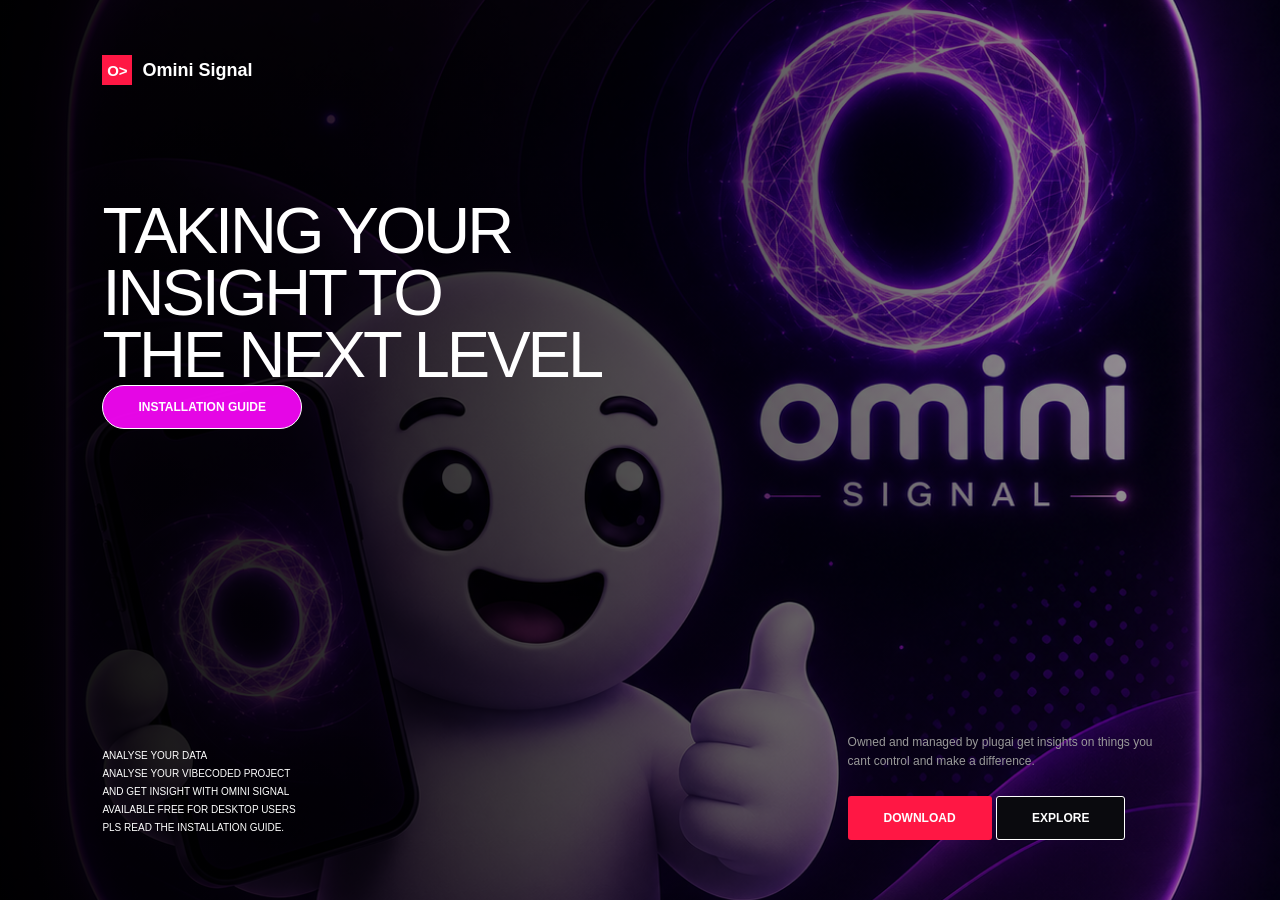
<file: website/index.html>
<!DOCTYPE html>
<html lang="en">
<head>
    <meta charset="UTF-8">
    <meta name="viewport" content="width=device-width, initial-scale=1.0">
    <title>OminiSignal</title>
    <link rel="stylesheet" href="style.css">
</head>

<body>

    <main class="hero">

        <!-- Dark overlay -->
        <div class="overlay"></div>

        <!-- Content -->
        <div class="content">

            <!-- Logo -->
            <header>
                <div class="logo">
                    <span class="logo-mark">O></span>
                    <span>Omini Signal</span>
                </div>
            </header>

         
            <!-- Main text -->
            <section class="hero-text">
            <div>
                <h1 style="font-size: 65px;">
                    TAKING YOUR<br>
                    INSIGHT TO <br>
                    THE NEXT LEVEL
                </h1>

             </div>   
            </section>


            <!-- Bottom left -->
            <div class="bottom-left">

                <small style="font-size: 10px;">
                    ANALYSE YOUR DATA<br>
                    ANALYSE YOUR VIBECODED PROJECT<br>
                    AND GET INSIGHT WITH OMINI SIGNAL<br>
                    AVAILABLE FREE FOR DESKTOP USERS <br>
                    PLS READ THE INSTALLATION GUIDE.
                </small>

            </div>


            <!-- Bottom right -->
            <div class="bottom-right">

                <p>
                    Owned and managed by plugai
                    get insights on things you cant control 
                    and make a difference.
                </p>

                    <button onclick="download()" style="border: 1px solid transparent;"  class="button">
                    DOWNLOAD
                    </button>
                <a href="box.html" class="buttonx">
                    EXPLORE
                </a>
                
            </div>
        <a href="help.html" >
        <button class="buttony">INSTALLATION GUIDE </button> 
        </a>
        </div>

    </main>
<script>

async function download(){
    window.location.href = "https://github.com/ibamdenischucks-bit/ominisite/releases/download/app-v1/ominisignalv1.zip"
    alert("download has already started!")
}

</script>
</body>
</html>
</file>
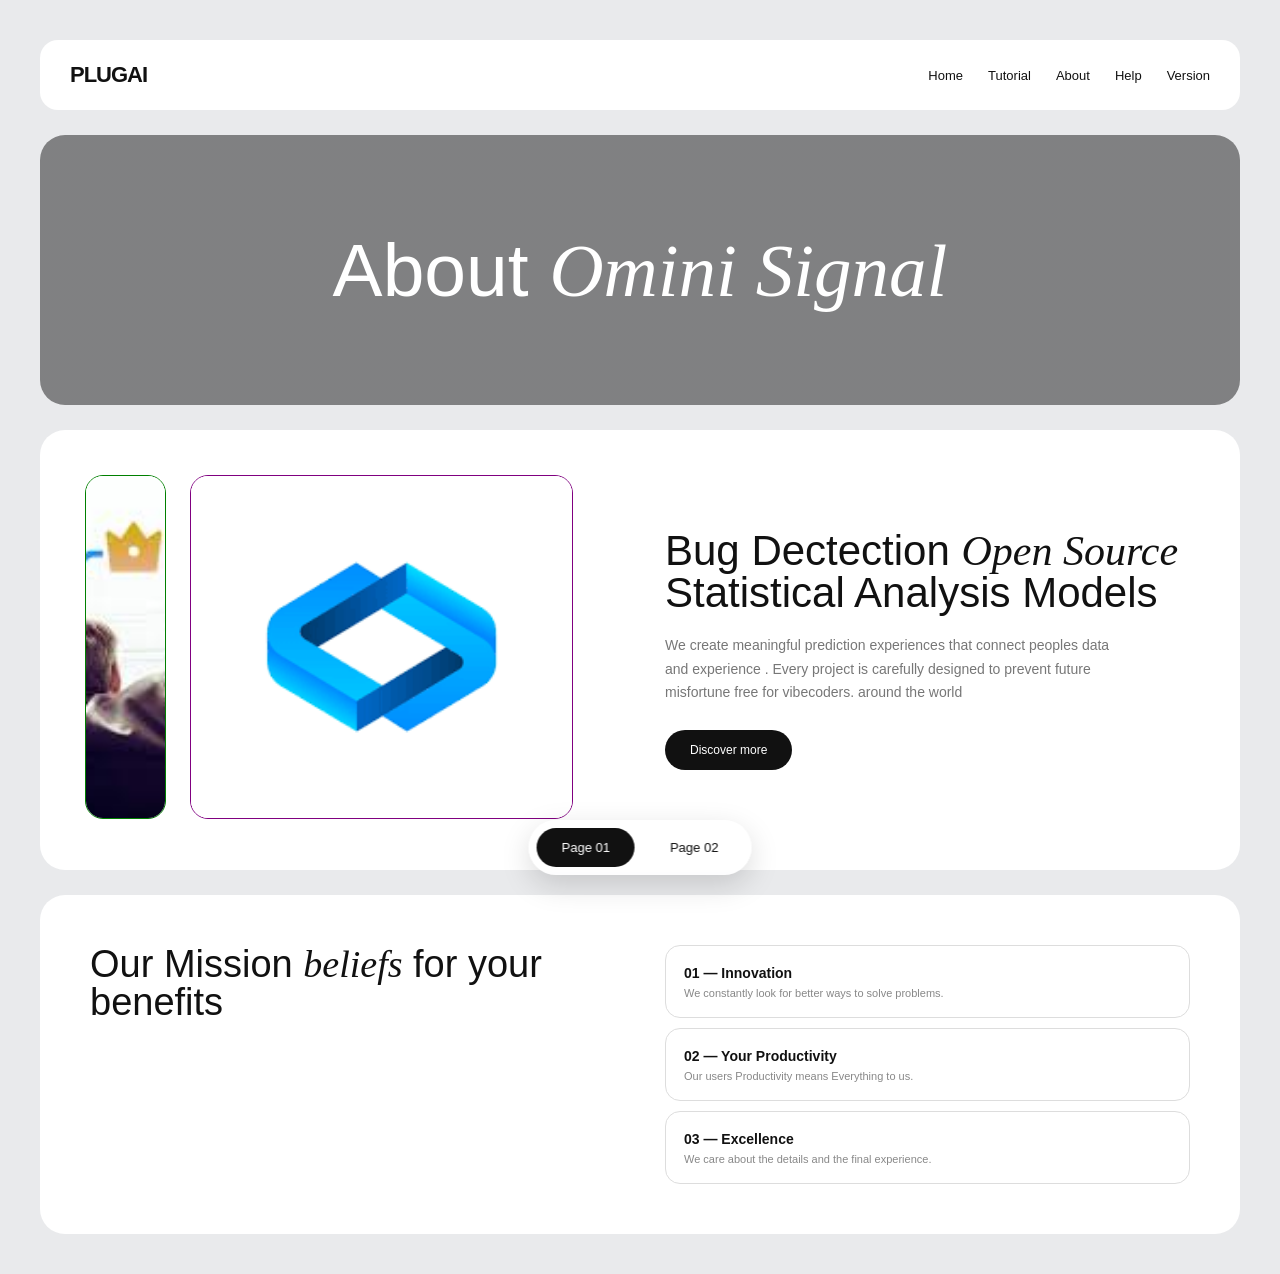
<file: website/box.html>
<!DOCTYPE html>
<html lang="en">
<head>
<meta charset="UTF-8">
<meta name="viewport" content="width=device-width, initial-scale=1.0">

<title>OminiSignal</title>

<style>

* {
    margin: 0;
    padding: 0;
    box-sizing: border-box;
}

body {
    font-family: Arial, Helvetica, sans-serif;
    background: #e9eaec;
    color: #111;
}

/* =========================
   PAGE SWITCH
========================= */

#page1,
#page2 {
    display: none;
}


/* Page 1 selected */
#page1:checked ~ .website .page-one {
    display: block;
}

#page1:checked ~ .website .page-two {
    display: none;
}


/* Page 2 selected */
#page2:checked ~ .website .page-one {
    display: none;
}

#page2:checked ~ .website .page-two {
    display: block;
}


/* =========================
   NAVIGATION
========================= */

.navigation {
    position: fixed;
    bottom: 25px;
    left: 50%;
    transform: translateX(-50%);

    z-index: 100;

    display: flex;
    gap: 10px;

    background: rgba(255,255,255,.85);

    padding: 8px;

    border-radius: 50px;

    box-shadow: 0 10px 30px rgba(0,0,0,.15);

    backdrop-filter: blur(10px);
}

.navigation label {
    cursor: pointer;

    padding: 12px 25px;

    border-radius: 30px;

    font-size: 13px;

    transition: .3s;
}

#page1:checked ~ .navigation label[for="page1"],
#page2:checked ~ .navigation label[for="page2"] {
    background: #111;
    color: white;
}


/* =========================
   WEBSITE
========================= */

.website {
    width: 100%;
    min-height: 100vh;
}

.page {
    width: 100%;
    min-height: 100vh;

    padding: 40px;

    animation: appear .5s ease;
}

@keyframes appear {

    from {
        opacity: 0;
        transform: translateY(15px);
    }

    to {
        opacity: 1;
        transform: translateY(0);
    }

}


/* =========================
   HEADER
========================= */

.header {
    height: 70px;

    display: flex;

    justify-content: space-between;

    align-items: center;

    padding: 0 30px;

    background: white;

    border-radius: 18px;

    margin-bottom: 25px;
}

.logo {
    font-size: 22px;

    font-weight: bold;

    letter-spacing: -1px;
}

.menu {
    display: flex;

    gap: 25px;

    font-size: 13px;

    color: #555;
}


/* =========================
   HERO
========================= */

.hero {
    height: 270px;

    border-radius: 25px;

    overflow: hidden;

    position: relative;

    background:
        linear-gradient(
            rgba(0,0,0,.45),
            rgba(0,0,0,.45)
        ),
        url("https://images.unsplash.com/photo-1497366811353-6870744d04b2")
        center/cover;
}

.hero-content {
    position: absolute;

    inset: 0;

    display: flex;

    align-items: center;

    justify-content: center;

    color: white;
}

.hero h1 {
    font-size: clamp(40px, 6vw, 75px);

    font-weight: 400;
}

.hero h1 i {
    font-family: Georgia, serif;
}


/* =========================
   CRAFTING SECTION
========================= */

.crafting {
    background: white;

    border-radius: 25px;

    margin-top: 25px;

    padding: 45px;

    display: grid;

    grid-template-columns: 1fr 1fr;

    gap: 50px;

    align-items: center;
}

.images {
    display: grid;

    grid-template-columns: 90px 1fr;

    gap: 15px;

    height: 350px;
}

.images img {
    width: 90%;

    height: 90%;

    object-fit: cover;

    border-radius: 18px;
}

.small-img {
    height: 100%;
    border: solid 1px #008000;
}

.big-img {
    height: 100%;
    border: solid 1px purple;
}

.crafting-text h2 {
    font-size: 42px;

    line-height: 1;

    font-weight: 400;
}

.crafting-text h2 i {
    font-family: Georgia, serif;
}

.crafting-text p {
    color: #777;

    font-size: 14px;

    line-height: 1.7;

    margin-top: 20px;

    max-width: 450px;
}

.black-button {
    display: inline-block;

    margin-top: 25px;

    padding: 13px 25px;

    border-radius: 30px;

    background: #111;

    color: white;

    text-decoration: none;

    font-size: 12px;
}


/* =========================
   BELIEFS
========================= */

.beliefs {
    margin-top: 25px;

    background: white;

    border-radius: 25px;

    padding: 50px;

    display: grid;

    grid-template-columns: 1fr 1fr;

    gap: 50px;
}

.beliefs h2 {
    font-size: 38px;

    font-weight: 400;

    line-height: 1;
}

.beliefs h2 i {
    font-family: Georgia, serif;
}

.belief-list {
    display: flex;

    flex-direction: column;

    gap: 10px;
}

.belief {
    padding: 18px;

    border: 1px solid #ddd;

    border-radius: 15px;
}

.belief strong {
    font-size: 14px;
}

.belief p {
    margin-top: 5px;

    color: #888;

    font-size: 11px;
}


/* =========================
   PAGE 2
========================= */

.team-header {
    background: white;

    border-radius: 25px;

    padding: 45px;

    display: flex;

    justify-content: space-between;

    align-items: center;
}

.team-header h1 {
    font-size: 55px;

    font-weight: 400;

    line-height: .95;
}

.team-header h1 i {
    font-family: Georgia, serif;
}

.team-header p {
    max-width: 300px;

    font-size: 12px;

    line-height: 1.6;

    color: #777;
}


/* =========================
   TEAM
========================= */

.team {
    margin-top: 25px;

    display: grid;

    grid-template-columns: repeat(3, 1fr);

    gap: 20px;
}

.member {
    background: white;

    border-radius: 22px;

    overflow: hidden;
}

.member img {
    width: 100%;

    height: 300px;

    object-fit: cover;
}

.member-info {
    padding: 20px;
}

.member-info h3 {
    font-size: 17px;
}

.member-info p {
    margin-top: 5px;

    color: #888;

    font-size: 11px;
}


/* =========================
   FINAL SECTION
========================= */

.final {
    margin-top: 25px;

    min-height: 400px;

    border-radius: 25px;

    background:
        linear-gradient(
            rgba(255,255,255,.75),
            rgba(255,255,255,.75)
        ),
        url("https://images.unsplash.com/photo-1464822759023-fed622ff2c3b")
        center/cover;

    display: flex;

    flex-direction: column;

    justify-content: center;

    align-items: center;

    text-align: center;

    padding: 40px;
}

.final h2 {
    font-size: clamp(40px, 6vw, 75px);

    font-weight: 400;

    line-height: .95;
}

.final h2 i {
    font-family: Georgia, serif;
}

.final p {
    max-width: 600px;

    margin-top: 20px;

    color: #666;

    font-size: 13px;

    line-height: 1.6;
}


/* =========================
   MOBILE
========================= */

@media(max-width: 700px) {

    .page {
        padding: 15px;
    }

    .header {
        padding: 0 20px;
    }

    .menu {
        display: none;
    }

    .hero {
        height: 300px;
    }

    .crafting {
        grid-template-columns: 1fr;

        padding: 25px;

        gap: 30px;
    }

    .crafting-text h2 {
        font-size: 38px;
    }

    .images {
        height: 280px;
    }

    .beliefs {
        grid-template-columns: 1fr;

        padding: 30px;
    }

    .team-header {
        flex-direction: column;

        align-items: flex-start;

        gap: 25px;
    }

    .team-header h1 {
        font-size: 45px;
    }

    .team {
        grid-template-columns: 1fr;
    }

    .member img {
        height: 350px;
    }

    .navigation {
        bottom: 15px;
    }

    .navigation label {
        padding: 10px 18px;
    }
}

</style>
</head>


<body>


<!-- =========================
     PAGE CONTROLS
========================= -->

<input type="radio" name="pages" id="page1" checked>
<input type="radio" name="pages" id="page2">


<!-- =========================
     NAVIGATION BUTTONS
========================= -->

<div class="navigation">

    <label for="page1">
        Page 01
    </label>

    <label for="page2">
        Page 02
    </label>

</div>


<div class="website">


<!-- ==================================================
     PAGE ONE
================================================== -->

<section class="page page-one">

    <div class="header">

        <div class="logo">
            PLUGAI
        </div>

         <div class="menu">
            <span><a href="home.html" style="text-decoration: none;color: #111;"> Home</a></span>
            <span ><a href="setup.html" style="text-decoration: none;color: #111;" >Tutorial</a></span>
            <span><a href="#" style="text-decoration: none;color: #111;">About</a></span>
            <span style="text-decoration: none;color: #111;"><a href="help.html" style="text-decoration: none;color: #111;">Help</a></span>
             <span><a href="version.html" style="text-decoration: none;color: #111;">Version</a></span>
        </div>


    </div>


    <div class="hero">

        <div class="hero-content">

            <h1>
                About <i>Omini Signal</i>
            </h1>

        </div>

    </div>


    <div class="crafting">

        <div class="images">

            <img
                class="small-img"
                src="blink.jpg"
            >

            <img
                class="big-img"
                src="bug.png"
            >

        </div>


        <div class="crafting-text">

            <h2>
               Bug Dectection <i> Open Source</i>
               Statistical Analysis Models
            </h2>

            <p>
                We create meaningful prediction experiences
                that connect peoples data and experience .
                Every project is carefully designed to
                prevent future misfortune free for vibecoders.
                around the world
            </p>

            <a href="#" class="black-button">
                Discover more
            </a>

        </div>

    </div>


    <div class="beliefs">

        <h2>
            Our Mission <i>beliefs</i>
            for your benefits
        </h2>


        <div class="belief-list">

            <div class="belief">
                <strong>01 — Innovation</strong>
                <p>
                    We constantly look for better ways
                    to solve problems.
                </p>
            </div>

            <div class="belief">
                <strong>02 — Your Productivity</strong>
                <p>
                    Our users Productivity means Everything
                    to us.
                </p>
            </div>

            <div class="belief">
                <strong>03 — Excellence</strong>
                <p>
                    We care about the details and the
                    final experience.
                </p>
            </div>

        </div>

    </div>

</section>



<!-- ==================================================
     PAGE TWO
================================================== -->

<section class="page page-two">

    <div class="header">

        <div class="logo">
            PLUGAI
        </div>

        <div class="menu">
            <span><a href="index.html" style="text-decoration: none;color: #111;"> Home</a></span>
            <span><a href="setup.html" style="text-decoration: none;color: #111;" >Tutorial</span>
            <span><a href="#" style="text-decoration: none;color: #111;">About</a></span>
            <span style="text-decoration: none;color: #111;"><a href="help.html" style="text-decoration: none;color: #111;">Help</a></span>
             <span><a href="version.html" style="text-decoration: none;color: #111;">Version</a></span>
        </div>

    </div>


    <div class="team-header">

        <h1>
            About <i>OminiSignal</i><br>
            Foundation
        </h1>

        <p>
            OminiSignal is an AI model that's trained on over.
            20 world popular programming languages its trusted.
            by many with real time visuals for data tracking.
        </p>

    </div>


    <div class="team">


        <div class="member">

            <img
                src="solo.png"
            >

            <div class="member-info">

                <h3>
                    
                </h3>

                <p>
                
                </p>

            </div>

        </div>


        <div class="member">

            <img
                src="quality.jpeg"
            >

        </div>


     <!--  <div class="member">

            <img
                src="https://images.unsplash.com/photo-1500648767791-00dcc994a43e"
            >

            <div class="member-info">

                <h3>
                    Alex Morgan
                </h3>

                <p>
                    Technology Lead
                </p>

            </div>

        </div>

    </div> --->


    <div class="final">

        <h2>
            Join <i>Our Wait</i><br>
            List  Today?
        </h2>

        <p>
            Let's remember something meaningful together.
            Turn your experiences into memories that people
            remember.
        </p>

        <button onclick="download()"  class="black-button" type="button" id="download">
           Download
        </button>
    </div>
</section>
</div>
<script>

async function download(){
    window.location.href = "https://github.com/ibamdenischucks-bit/ominisite/releases/download/app-v1/ominisignalv1.zip"
    alert("download has already started!")
}

</script>
</body>
</html>
</file>
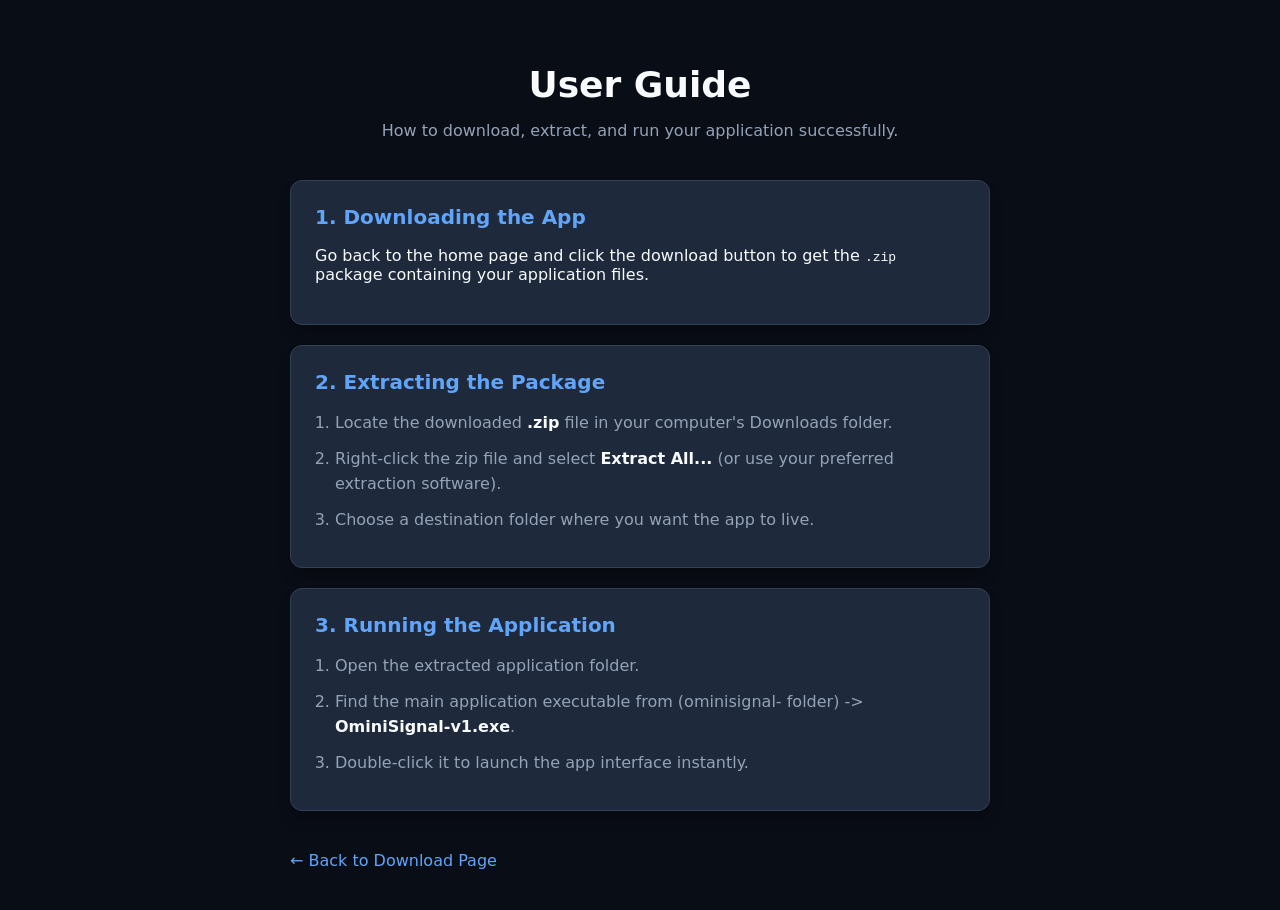
<file: website/help.html>
<!DOCTYPE html>
<html lang="en">
<head>
    <meta charset="UTF-8">
    <meta name="viewport" content="width=device-width, initial-scale=1.0">
    <title>App Guide & Instructions</title>
    <style>
        :root {
            --bg: #090d16;
            --card-bg: #1e293b;
            --text: #f8fafc;
            --text-muted: #94a3b8;
            --accent: #2563eb;
            --border: #334155;
        }
        body {
            font-family: system-ui, -apple-system, sans-serif;
            background-color: var(--bg);
            color: var(--text);
            margin: 0;
            padding: 40px 20px;
            display: flex;
            justify-content: center;
        }
        .container {
            max-width: 700px;
            width: 100%;
        }
        header {
            text-align: center;
            margin-bottom: 40px;
        }
        h1 { font-size: 36px; margin-bottom: 10px; }
        p.subtitle { color: var(--text-muted); font-size: 16px; }
        .card {
            background: var(--card-bg);
            border: 1px solid var(--border);
            padding: 24px;
            border-radius: 12px;
            margin-bottom: 20px;
            box-shadow: 0 10px 15px -3px rgba(0, 0, 0, 0.3);
        }
        h2 { font-size: 20px; margin-top: 0; color: #60a5fa; }
        ol { margin: 0; padding-left: 20px; color: var(--text-muted); line-height: 1.6; }
        li { margin-bottom: 10px; }
        li strong { color: var(--text); }
        .back-link {
            display: inline-block;
            margin-top: 20px;
            color: #60a5fa;
            text-decoration: none;
            font-weight: 500;
        }
        .back-link:hover { text-decoration: underline; }
    </style>
</head>
<body>
    <div class="container">
        <header>
            <h1>User Guide</h1>
            <p class="subtitle">How to download, extract, and run your application successfully.</p>
        </header>

        <div class="card">
            <h2>1. Downloading the App</h2>
            <p>Go back to the home page and click the download button to get the <code>.zip</code> package containing your application files.</p>
        </div>

        <div class="card">
            <h2>2. Extracting the Package</h2>
            <ol>
                <li>Locate the downloaded <strong>.zip</strong> file in your computer's Downloads folder.</li>
                <li>Right-click the zip file and select <strong>Extract All...</strong> (or use your preferred extraction software).</li>
                <li>Choose a destination folder where you want the app to live.</li>
            </ol>
        </div>

        <div class="card">
            <h2>3. Running the Application</h2>
            <ol>
                <li>Open the extracted application folder.</li>
                <li>Find the main application executable from (ominisignal- folder) -> <strong>OminiSignal-v1.exe</strong>.</li>
                <li>Double-click it to launch the app interface instantly.</li>
            </ol>
        </div>

        <a href="index.html" class="back-link">&larr; Back to Download Page</a>
    </div>
</body>
</html>
</file>
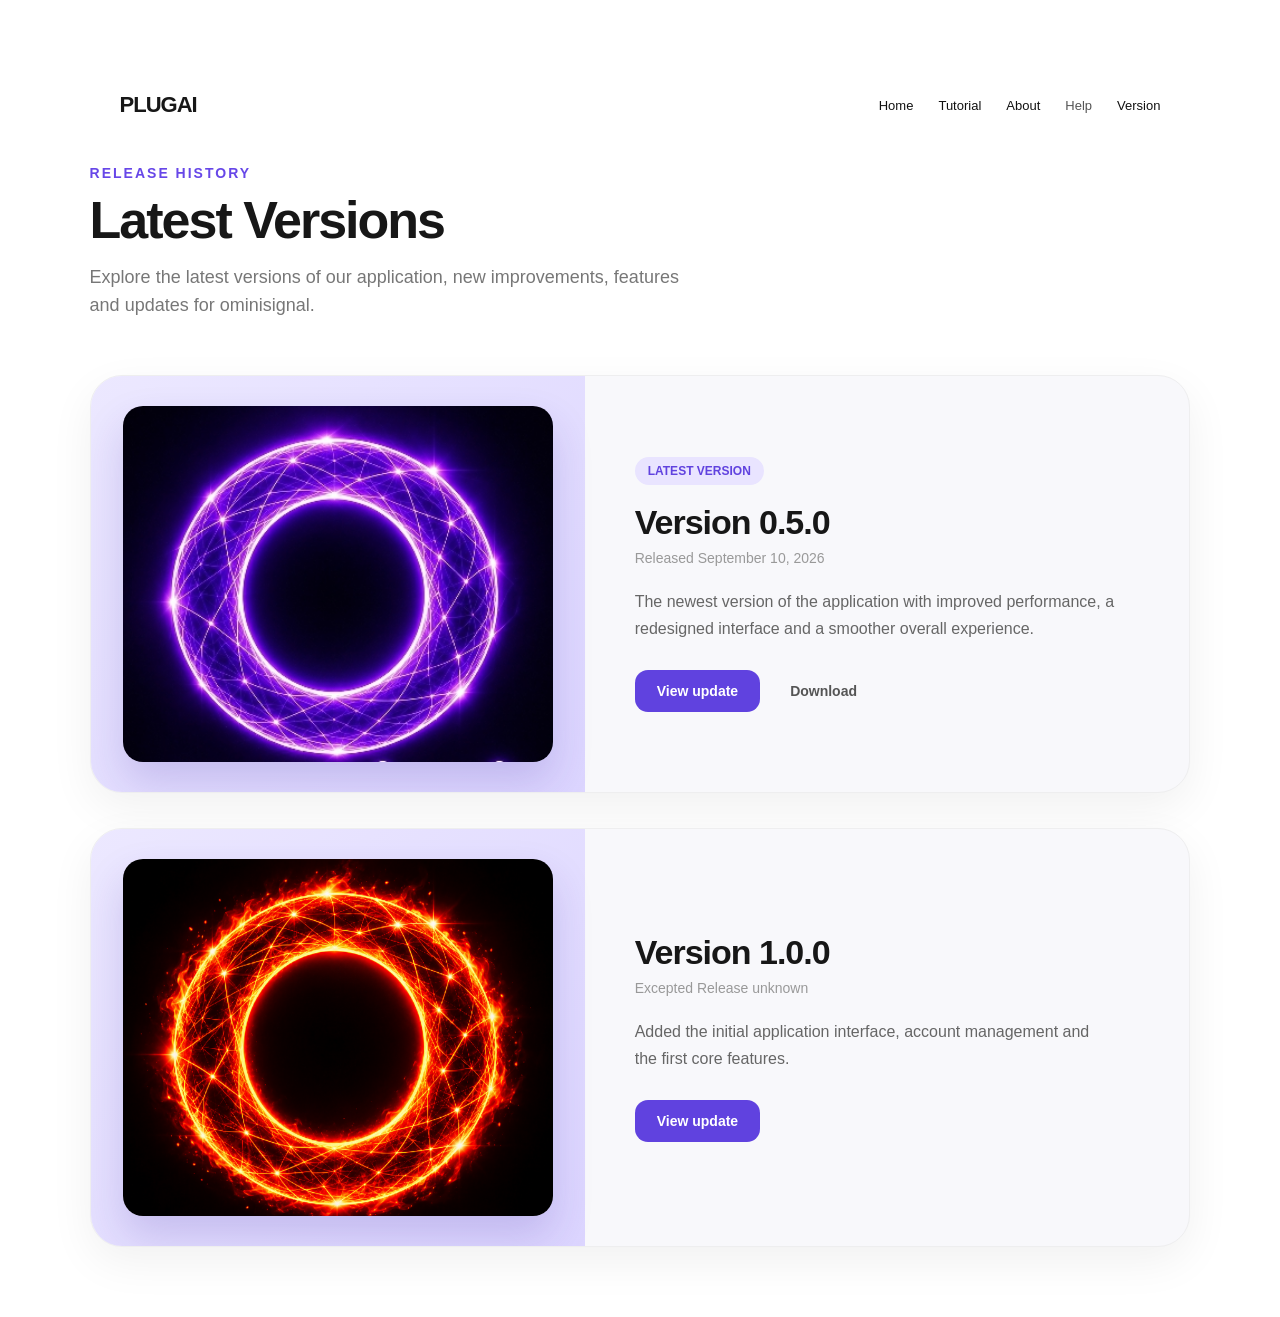
<file: website/version.html>
<!DOCTYPE html>
<html lang="en">
<head>
    <meta charset="UTF-8">
    <meta name="viewport" content="width=device-width, initial-scale=1.0">

    <title>Latest Versions</title>

    <style>

        * {
            margin: 0;
            padding: 0;
            box-sizing: border-box;
        }

        body {
            font-family: Inter, Arial, sans-serif;
            background: #ffffff;
            color: #171717;
        }

        /* PAGE */

        .versions-page {
            min-height: 100vh;
            padding: 70px 7%;
        }

        /* HEADER */

        .header {
            max-width: 900px;
            margin-bottom: 55px;
        }

        .header .small-title {
            color: #6747e8;
            font-size: 14px;
            font-weight: 700;
            text-transform: uppercase;
            letter-spacing: 2px;
            margin-bottom: 12px;
        }

        .header h1 {
            font-size: 52px;
            line-height: 1.05;
            letter-spacing: -2px;
            margin-bottom: 15px;
        }

        .header p {
            font-size: 18px;
            color: #777;
            max-width: 600px;
            line-height: 1.6;
        }


        /* VERSION CONTAINER */

        .versions {
            max-width: 1100px;
            display: flex;
            flex-direction: column;
            gap: 35px;
        }


        /* VERSION CARD */

        .version-card {
            display: grid;
            grid-template-columns: 45% 55%;

            min-height: 360px;

            background: #f8f8fb;

            border-radius: 32px;

            overflow: hidden;

            border: 1px solid #eeeeef;

            box-shadow:
                0 15px 45px rgba(0, 0, 0, 0.06);

            transition: 0.3s ease;
        }

        .version-card:hover {
            transform: translateY(-5px);

            box-shadow:
                0 25px 60px rgba(0, 0, 0, 0.10);
        }


        /* IMAGE */

        .version-image {
            min-height: 360px;

            display: flex;
            align-items: center;
            justify-content: center;

            padding: 30px;

            background:
                linear-gradient(
                    135deg,
                    #ece8ff,
                    #dcd5ff
                );
        }

        .version-image img {
            width: 100%;
            max-width: 430px;

            border-radius: 20px;

            box-shadow:
                0 20px 40px rgba(60, 40, 160, 0.18);

            display: block;
        }


        /* CONTENT */

        .version-content {
            padding: 50px;

            display: flex;
            flex-direction: column;
            justify-content: center;
        }

        .latest {
            width: fit-content;

            padding: 7px 13px;

            background: #e9e4ff;
            color: #6042df;

            border-radius: 50px;

            font-size: 12px;
            font-weight: 700;

            text-transform: uppercase;

            margin-bottom: 18px;
        }

        .version-content h2 {
            font-size: 34px;

            letter-spacing: -1px;

            margin-bottom: 8px;
        }

        .version-date {
            color: #999;

            font-size: 14px;

            margin-bottom: 22px;
        }

        .version-description {
            color: #666;

            font-size: 16px;

            line-height: 1.7;

            max-width: 480px;

            margin-bottom: 28px;
        }


        /* BUTTON */

        .actions {
            display: flex;
            gap: 12px;
            align-items: center;
        }

        .view-btn {
            text-decoration: none;

            background: #6042df;

            color: white;

            padding: 13px 22px;

            border-radius: 13px;

            font-size: 14px;

            font-weight: 600;

            transition: 0.2s ease;
        }

        .view-btn:hover {
            background: #4d32c8;
        }

        .download-btn {
            text-decoration: none;

            color: #555;

            padding: 13px 18px;

            font-size: 14px;

            font-weight: 600;
        }


        /* OLDER VERSIONS */

        .older-title {
            margin-top: 35px;
            margin-bottom: 10px;

            font-size: 14px;

            color: #999;

            text-transform: uppercase;

            letter-spacing: 1.5px;
        }


        /* RESPONSIVE */

        @media (max-width: 800px) {

            .versions-page {
                padding: 45px 20px;
            }

            .header h1 {
                font-size: 40px;
            }

            .header p {
                font-size: 16px;
            }

            .version-card {
                grid-template-columns: 1fr;
            }

            .version-image {
                min-height: 260px;
            }

            .version-content {
                padding: 32px 25px;
            }

            .version-content h2 {
                font-size: 28px;
            }
        }
        .logo {
    font-size: 22px;

    font-weight: bold;

    letter-spacing: -1px;
}
.headerx {
    height: 70px;

    display: flex;

    justify-content: space-between;

    align-items: center;

    padding: 0 30px;

    background: white;

    border-radius: 18px;

    margin-bottom: 25px;
}
.menu {
    display: flex;

    gap: 25px;

    font-size: 13px;

    color: #555;
}

    </style>
</head>


<body>

    <main class="versions-page">

        <!-- HEADER -->
         <header>
    <div class="headerx">
        <div class="logo">
            PLUGAI
        </div>

        <div class="menu">
            <span><a href="index.html" style="text-decoration: none;color: #111;">Home</a></span>
            <span><a href="setup.html" style="text-decoration: none;color: #111;">Tutorial</a></span>
            <span><a href="box.html" style="text-decoration: none;color: #111;">About</a></span>
            <span>Help</span>
             <span><a href="version.html" style="text-decoration: none;color: #111;">Version</a></span>
        </div>
</div>
         </header>
        
        <section class="header">

            <div class="small-title">
                Release history
            </div>

            <h1>
                Latest Versions
            </h1>

            <p>
                Explore the latest versions of our application,
                new improvements, features and updates for ominisignal.
            </p>

        </section>


        <!-- VERSION LIST -->

        <section class="versions">


            <!-- VERSION 1 -->

            <article class="version-card">

                <div class="version-image">

                    <!-- Replace this with your actual screenshot -->
                    <img
                        src="static/images/version1.png"
                        alt="App version 1 screenshot"
                    >

                </div>


                <div class="version-content">

                    <span class="latest">
                        Latest version
                    </span>

                    <h2>
                        Version 0.5.0
                    </h2>

                    <div class="version-date">
                        Released September 10, 2026
                    </div>

                    <p class="version-description">
                        The newest version of the application with
                        improved performance, a redesigned interface
                        and a smoother overall experience.
                    </p>


                    <div class="actions">

                        <a href="#" class="view-btn">
                            View update
                        </a>

                        <a onclick="download()" class="download-btn">
                            Download
                        </a>

                    </div>

                </div>

            </article>



            <!-- VERSION 0.9 -->

            <article class="version-card">

                <div class="version-image">

                    <img
                        src="static/images/logov2.png"
                        alt="App version 0.9 screenshot"
                    >

                </div>


                <div class="version-content">

                    <h2>
                        Version 1.0.0
                    </h2>

                    <div class="version-date">
                        Excepted Release unknown
                    </div>

                    <p class="version-description">
                        Added the initial application interface,
                        account management and the first core
                        features.
                    </p>

                    <div class="actions">

                        <a href="#" class="view-btn">
                            View update
                        </a>

                    </div>

                </div>

            </article>


        </section>

    </main>
<script>

async function download(){
     window.location.href = "https://github.com/ibamdenischucks-bit/ominisite/releases/download/app-v1/ominisignalv1.zip"
    alert("download has already started!")
}

</script>
</body>
</html>
</file>
<file: website/style.css>
* {
    margin: 0;
    padding: 0;
    box-sizing: border-box;
}

body {
    font-family: Arial, Helvetica, sans-serif;
    background: #000;
    color: white;
}


/* =========================
   HERO
========================= */

.hero {
    min-height: 100vh;
    width: 100%;
    position: relative;
    background-image:url("static/images/logo.png");
    background-size: cover;
    background-position: center;
    background-repeat: no-repeat;

    overflow: hidden;
}


/* Dark overlay */

.overlay {
    position: absolute;

    inset: 0;

    background:
        linear-gradient(
            90deg,
            rgba(0, 0, 0, 0.95) 0%,
            rgba(0, 0, 0, 0.75) 40%,
            rgba(0, 0, 0, 0.35) 100%
        );

    z-index: 1;
}


/* =========================
   CONTENT
========================= */

.content {
    position: relative;

    z-index: 2;

    min-height: 100vh;

    padding: 55px 8%;

    display: flex;
    flex-direction: column;
}


/* =========================
   LOGO
========================= */

header {
    display: flex;
    align-items: center;
}

.logo {
    display: flex;
    align-items: center;

    gap: 10px;

    font-size: 18px;
    font-weight: bold;
}

.logo-mark {
    display: flex;
    align-items: center;
    justify-content: center;

    width: 30px;
    height: 30px;

    background: #ff1744;

    font-size: 15px;
    font-weight: bold;
}


/* =========================
   MAIN TEXT
========================= */

.hero-text {
    margin-top: 115px;

    max-width: 600px;
}

.hero-text h1 {
    font-size: clamp(45px, 6vw, 82px);

    line-height: 0.95;

    font-weight: 400;

    letter-spacing: -3px;
}

.hero-text p {
    margin-top: 35px;

    max-width: 450px;

    color: #aaa;

    font-size: 14px;

    line-height: 1.7;
}


/* =========================
   BOTTOM AREA
========================= */

.bottom-left {
    position: absolute;

    left: 8%;
    bottom: 65px;
}

.bottom-left h3 {
    font-size: 17px;

    line-height: 1.35;

    font-weight: 600;

    letter-spacing: 0.5px;
}


.bottom-right {
    position: absolute;

    right: 8%;
    bottom: 60px;

    width: 330px;
}

.bottom-right p {
    color: #999;

    font-size: 12px;

    line-height: 1.6;

    margin-bottom: 25px;
}


/* =========================
   BUTTON
========================= */

.button {
    display: inline-block;

    padding: 14px 35px;

    background: #ff1744;

    color: white;

    text-decoration: none;

    font-size: 12px;

    font-weight: bold;

    border-radius: 3px;

    transition: 0.3s;
}

.button:hover {
    background: #ff4568;

    transform: translateY(-2px);
}

.buttonx {
    display: inline-block;

    padding: 14px 35px;

    background: #0a0a0e;

    color: white;

    text-decoration: none;

    font-size: 12px;

    font-weight: bold;

    border-radius: 3px;

    transition: 0.3s;
    border: solid 1px white;
}
.buttony {
    display: inline-block;
    padding: 14px 35px;
    background: rgba(241, 7, 241, 0.952);
    color: white;
    text-decoration: none;
    font-size: 12px;
    font-weight: bold;

    border-radius: 2rem;

    transition: 0.3s;
    border: solid 1px white;
}

.button:hover {
    background: #3a3e3f11;

    transform: translateY(-2px);
}

.buttony:hover {
    background: #3a3e3f11;
    transform: translateY(-2px);
}
/* =========================
   MOBILE
========================= */

@media (max-width: 700px) {

    .content {
        padding: 35px 25px;
    }

    .hero {
        background-position: 65% center;
    }

    .hero-text {
        margin-top: 100px;
    }

    .hero-text h1 {
        font-size: 45px;

        letter-spacing: -2px;
    }

    .hero-text p {
        font-size: 13px;

        max-width: 320px;
    }

    .bottom-left {
        position: relative;

        left: auto;
        bottom: auto;

        margin-top: 100px;
    }

    .bottom-left h3 {
        font-size: 14px;
    }

    .bottom-right {
        position: relative;

        right: auto;
        bottom: auto;

        width: 100%;

        margin-top: 35px;
    }

}
</file>
